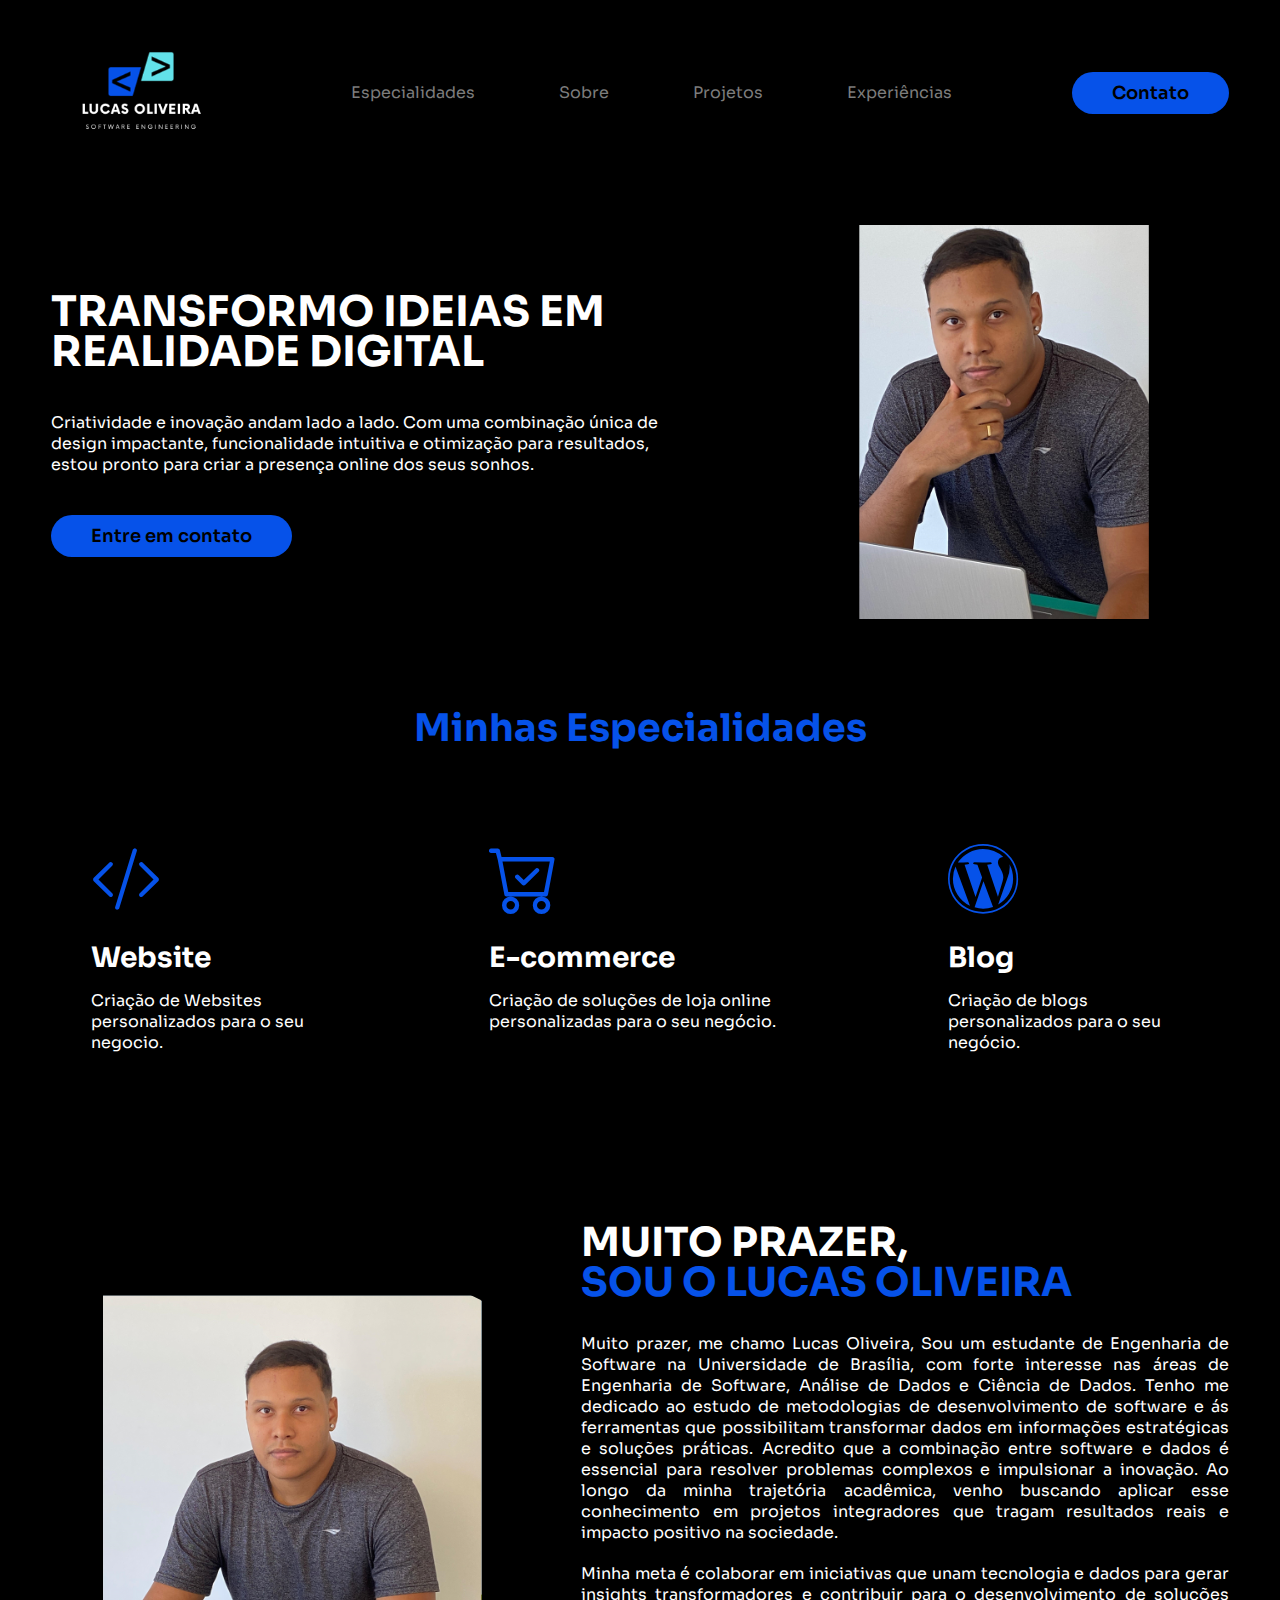
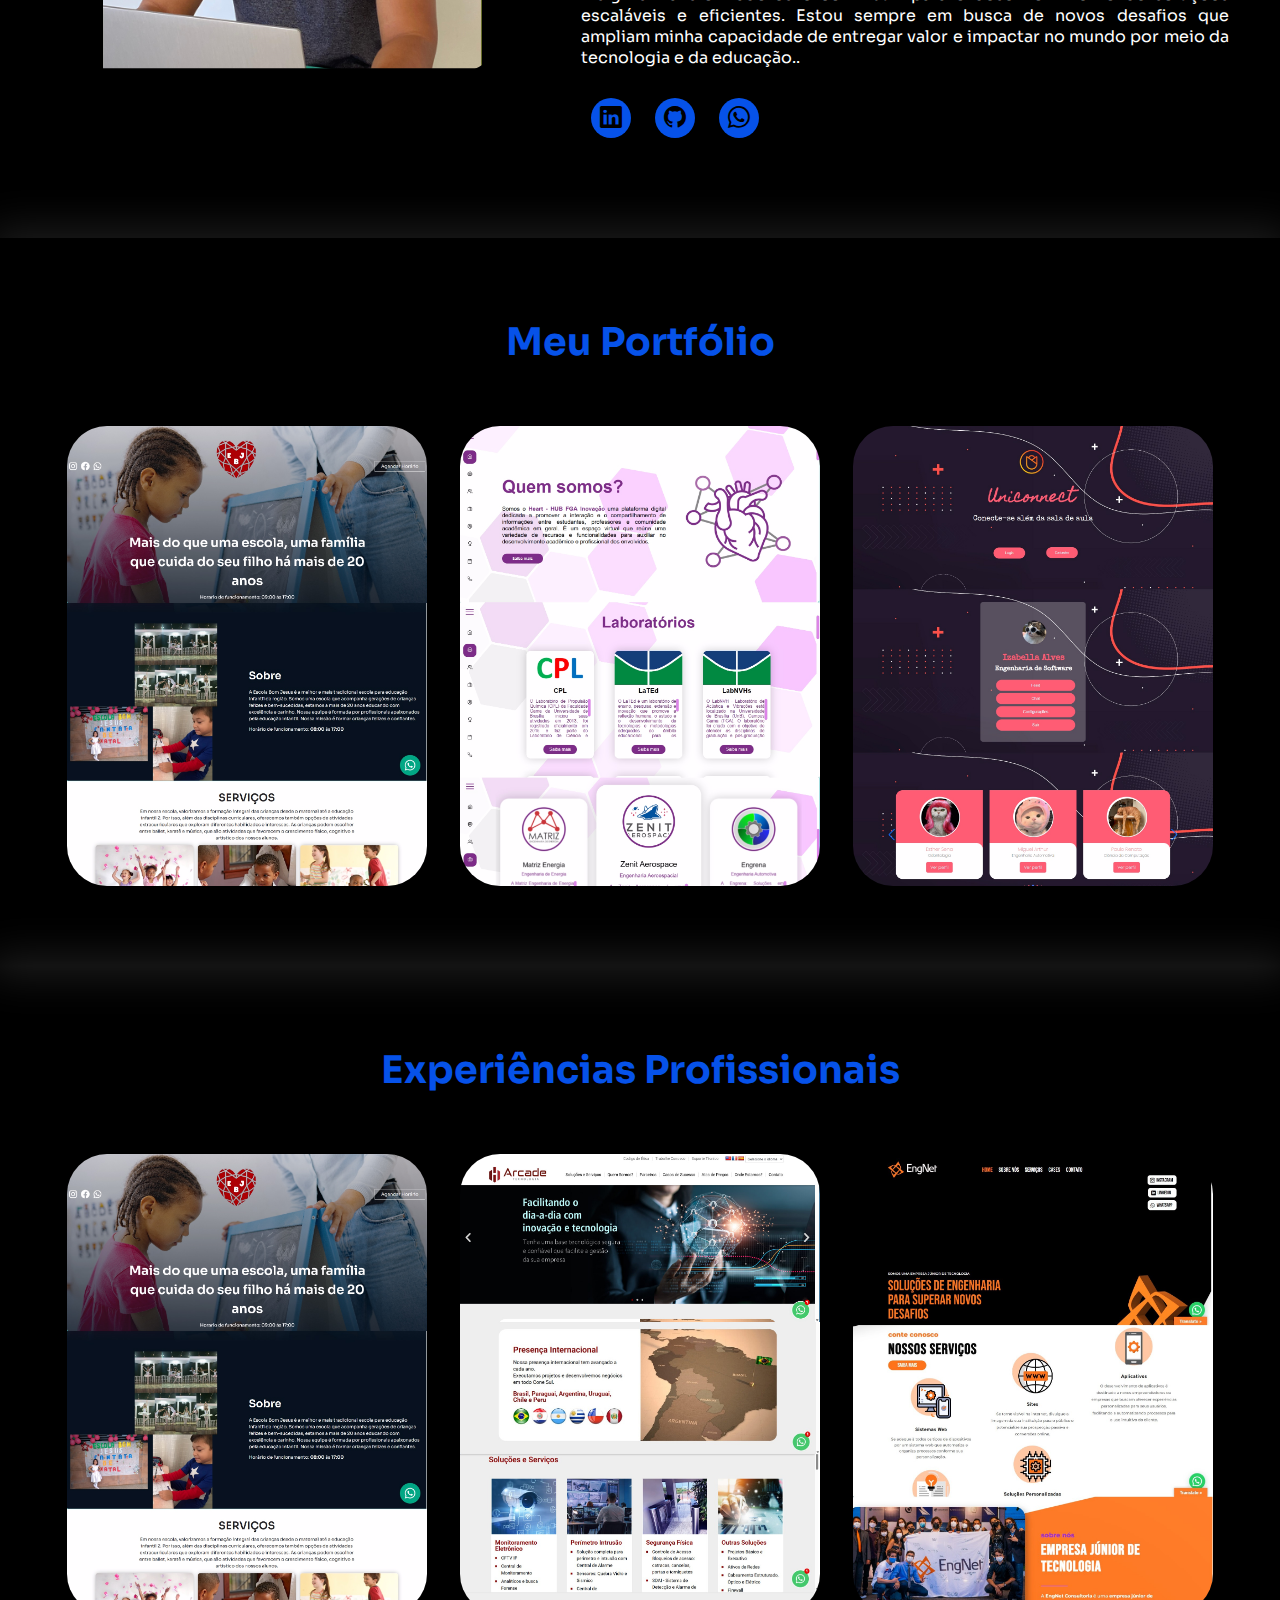
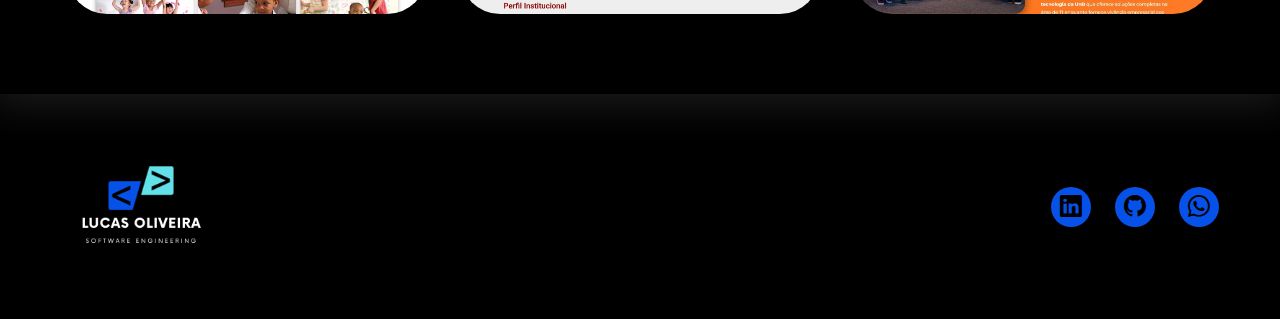
<file: assets/index.html>
<!DOCTYPE html>
<html lang="pt-br">
<head>
    <meta charset="UTF-8">
    <meta name="viewport" content="width=device-width, initial-scale=1.0">
    <link rel="preconnect" href="https://fonts.googleapis.com">
    <link rel="preconnect" href="https://fonts.gstatic.com" crossorigin>
    <link href="https://fonts.googleapis.com/css2?family=Poppins:ital,wght@0,100;0,200;0,300;0,400;0,500;0,600;0,700;0,800;0,900;1,100;1,200;1,300;1,400;1,500;1,600;1,700;1,800;1,900&family=Sora:wght@300;400;500;600&display=swap" rel="stylesheet">
    <link rel="stylesheet" href="https://cdn.jsdelivr.net/npm/bootstrap-icons@1.11.1/font/bootstrap-icons.css">

    <link rel="stylesheet" href="style.css">
    <title>Lucas Oliveira</title>
</head>
<body>
    <header>
        <!--Cabeçalho do site-->
        <div class="interface">

            <div class="logo">
                <a href="#">
                    <img src="img/Minimalist Digital Service Developer Logo (1)_resized (1).png" alt="logo">
                </a>
            </div>
            <nav class="menu-desktop">
                <ul>
                 <!--   <li><a href="#">Inicio</a></li>   -->
                    <li><a href="#especialidades">Especialidades</a></li>
                    <li><a href="#sobre">Sobre</a></li>
                    <li><a href="#projetos">Projetos</a></li>
                    <li><a href="#experiencias">Experiências</a></li>
                </ul>
            </nav>

            <div class="btn-contato">
                <a href="https://web.whatsapp.com/send?phone=61983693474" target="_blank">
                    <button>Contato</button>
                </a>
            </div>
        </div><!--Fim da interface-->
    </header>

    <main>
        <section class="topo-do-site">
            <div class="interface">
                <div class="flex">
                    <div class="txt-topo-site">
                        <h1>TRANSFORMO IDEIAS EM REALIDADE DIGITAL</h1>
                        <p>Criatividade e inovação andam lado a lado. Com uma combinação única de design impactante, funcionalidade
                        intuitiva e otimização para resultados, estou pronto para criar a presença online dos seus sonhos.
                        </p>

                        <div class="btn-contato">
                            <a href="https://web.whatsapp.com/send?phone=61983693474" target="_blank">
                                <button>Entre em contato</button>
                            </a>
                        </div>

                    </div>

                    <div class="img-topo-site">
                        <img src="img/Photo Portfolio Facebook post - Photographer simple promotion (4).png" alt="">

                    </div>
                </div>

            </div> <!--Fim da interface -->
        </section> <!--Fim da minha sessão de "topo do site"-->

        <section class="especialidades">
            <div class="interface">
                <h2 id="especialidades" class="titulos">Minhas Especialidades</h2>
                <div class="flex">
                    <div class="especialidades-box">
                        <i class="bi bi-code-slash"></i>
                        <h3>Website</h3>
                        <p>Criação de Websites personalizados para o seu negocio.</p>
                    </div>

                    <div class="especialidades-box">
                        <i class="bi bi-cart-check"></i>
                        <h3>E-commerce</h3>
                        <p>Criação de soluções de loja online personalizadas para o seu negócio.</p>
                    </div>

                    <div class="especialidades-box">
                        <i class="bi bi-wordpress"></i>
                        <h3>Blog</h3>
                        <p>Criação de blogs personalizados para o seu negócio.</p>
                    </div>

                </div>

            </div>
        </section> <!--Fim da minha sessão de "especialidades"-->

        <section class="sobre">
            <div class="interface">
                <div class="flex">
                    <div class="img-sobre">
                        <img src="img/Photo Portfolio Facebook post - Photographer simple promotion (2).png" alt="">
                    
                    </div>

                    <div class="txt-sobre">
                        <h2 id="sobre">MUITO PRAZER, <span>SOU O LUCAS OLIVEIRA</span></h2>
                        <p>Muito prazer, me chamo Lucas Oliveira, Sou um estudante de Engenharia de Software na Universidade de Brasília, com forte interesse nas áreas de Engenharia de Software, Análise de Dados e Ciência de Dados. Tenho me dedicado ao estudo de metodologias de desenvolvimento de software e ás ferramentas que possibilitam transformar dados em informações estratégicas e soluções práticas.

                            Acredito que a combinação entre software e dados é essencial para resolver problemas complexos e impulsionar a inovação. Ao longo da minha trajetória acadêmica, venho buscando aplicar esse conhecimento em projetos integradores que tragam resultados reais e impacto positivo na sociedade.
                            
                            

                        <p> Minha meta é colaborar em iniciativas que unam tecnologia e dados para gerar insights transformadores e contribuir para o desenvolvimento de soluções escaláveis e eficientes. Estou sempre em busca de novos desafios que ampliam minha capacidade de entregar valor e impactar no mundo por meio da tecnologia e da educação..
                        </p></p>

                        <div class="btn-social">
                            <a href="https://www.linkedin.com/in/lucas-oliveira-1l/"  target="_blank"><button><i class="bi bi-linkedin"></i></button></a>
                            <a href="https://github.com/LucasOliveiraDiasMarquesFerreira" target="_blank"><button><i class="bi bi-github"></i></button></a>
                            <a href="https://web.whatsapp.com/send?phone=61983693474" target="_blank"><button><i class="bi bi-whatsapp"></i></button></a>
                        </div>

                    </div>
              
                </div>
            </div>

        </section> <!--Fim da minha sessão de "Sobre"-->

        <section class="portfolio">
            <div class="interface">
                <h2 id="projetos" class="titulos">Meu Portfólio</h2>
                <div class="flex">
                    <div class="img-port" style="background-image: url(img/projeto1.jpg);">
                        <div class="overlay">Projeto 1</div>
                    </div>
                    <div class="img-port" style="background-image: url(img/projeto2.jpg);">
                        <div class="overlay">Projeto 2</div>

                    </div>
                    <div class="img-port" style="background-image: url(img/Captura\ de\ Tela\ \(1\).jpg);">
                        <div class="overlay">Projeto 3</div>

                    </div>
                </div> 
            </div>
        </section> 


        <section class="portfolio">
            <div class="interface">
                <h2 id="experiencias" class="titulos">Experiências Profissionais</h2>
                <div class="flex">
                    <div class="img-port" style="background-image: url(img/projeto1.jpg);">
                        <div class="overlay">Escola Bom Jesus 💙❤ </div>
                    </div>
                    <div class="img-port" style="background-image: url(img/Experiencia\ profissional\ 2\ \(2\).jpg);">
                        <div class="overlay">Arcade Tecnologia 📊🔐</div>

                    </div>
                    <div class="img-port" style="background-image: url(img/Experiencia\ profissional\ 3.jpg);">
                        <div class="overlay">EngNet 🦊🧡</div>

                    </div>
                </div>
            </div>
        </section> 

    </main>

    <footer>
        <div class="interface">
            <div class="line-footer">
                <div class="flex">
                    <div class="logo-footer">
                        <img src="img/Minimalist Digital Service Developer Logo (1)_resized (1).png" alt="logo">
                    </div>
                    <div class="btn-social">
                        <a href="https://www.linkedin.com/in/lucas-oliveira-1l/" target="_blank"><button><i class="bi bi-linkedin"></i></button></a>
                        <a href="https://github.com/LucasOliveiraDiasMarquesFerreira" target="_blank"><button><i class="bi bi-github"></i></button></a>
                        <a href="https://web.whatsapp.com/send?phone=61983693474" target="_blank"><button><i class="bi bi-whatsapp"></i></button></a>
                    </div>
                </div>
            </div>
            
        </div>
    </footer>
    
</body>
</html>
</file>
<file: assets/style.css>
/* Estilo geral */

*{
    margin: 0;
    padding: 0;
    box-sizing: border-box;
    font-family: 'Poppins', sans-serif;
    font-family: 'Sora', sans-serif;
}

body{
    background-color: #000;
    height: 100vh;
}

.interface{
    max-width: 1280px;
    margin: 0 auto;
}

.flex{
    display: flex;
}

.btn-contato button{
    padding: 10px 40px;
    font-size: 18px;
    font-weight: 600;
    background-color: #0652e9;
    cursor: pointer;
    border: 0;
    border-radius: 30px;
    transition: .2s;
}

button:hover{
    box-shadow: 0px 0px 8px #62e1e9;
    transform: scale(1.05);

}

h2.titulos{
    color:#0652e9;
    font-size: 38px;
    text-align: center;
}

/* Fim da estilização geral */


/* Estilo cabeçalho */

header{
    padding: 0px 4%;
}

header > .interface{
    display: flex;
    align-items: center;
    justify-content: space-between;

}

header a{
    color: #7d7d7d;
    text-decoration: none;
    display: inline-block;
    transition: .2s;
}
header a:hover{
    color: #fff;
    transform: scale(1.05);
}

header nav ul{
    list-style-type: none;
}

header nav ul li{
    display: inline-block;
    padding: 0 40px;

}

/* Fim do cabeçalho */



/* Estilo Topo do Site */

section.topo-do-site{
    padding: 40px 4%;
}

section.topo-do-site .flex{
    align-items: center;
    justify-content: center;
    gap: 90px;
}

.topo-do-site h1{
    color: #fff;
    font-size: 42px;
    line-height: 40px;
}

.topo-do-site .txt-topo-site p{
    color: #fff;
    margin: 40px 0;
}

.topo-do-site .img-topo-site img{
    position: relative;
    animation: flutuar 2s ease-in-out infinite alternate;
}

/*  
@keyframes flutuar{
    0%{
        top: 0;
    }

    100%{
        top: 30px;
    }
}
*/
.img-topo-site img{
    border-radius: 0%;
}

/* Fim do topo do site */

/* Minhas especialidades */

section.especialidades{
    padding: 40px 4%;
    
    
}

section.especialidades .flex{
    gap: 60px;
}

.especialidades .especialidades-box{
    color: #fff;
    padding: 40px;
    border-radius: 20px;
    margin-top: 45px;
    transition: .2s;
}

.especialidades .especialidades-box:hover{
    transform: scale(1.05);
    box-shadow: 0 0 20px #ffffff78;
}

.especialidades .especialidades-box i{
    font-size: 70px;
    color:#0652e9;
    align-items: center;
}

.especialidades .especialidades-box h3{
    font-size: 28px;
    margin: 15px 0;


}

/* Fim das minhas especialidades */

/*Estilo Sobre */

section.sobre{
    padding: 90px 4%;
}

section.sobre .flex{
    align-items: center;
    gap: 60px;

}



.sobre .txt-sobre{
    color: #fff;
}

.sobre .txt-sobre h2{
    font-size: 40px;
    line-height: 40px;
    margin-bottom: 30px;
}

.sobre .txt-sobre h2 span{
    display: block;
    color: #0652e9;

}

.sobre .txt-sobre p{
    text-align: justify;
    margin: 20px 0;
}

.btn-social button{
    width: 40px;
    height: 40px;
    border-radius: 50%;
    border: none;
    background-color: #0652e9;
    font-size: 22px;
    cursor: pointer;
    margin: 10px 10px 10px;
    transition: .2s;
}

.sobre .img-sobre img{
    border-radius: 20%;
}

/* Fim do sobre */

section.portfolio{
    padding: 80px 4%;
    box-shadow: 0 0 40px 10px #ffffff1d;
}

section.portfolio .flex{
    justify-content: space-around;
    margin-top: 60px;

}
.img-port{
    width: 360px;
    height: 460px;
    background-color:#0652e9;
    cursor: pointer;
    background-size: cover;
    background-position: 100% 0%;
    transition: 8s;
    border-radius: 40px;
    position: relative;
}

.img-port:hover{
    background-position: 100% 100%;
}

.overlay{
    position: absolute;
    top:0;
    left: 0;
    width: 100%;
    height: 100%;
    background-color: #000000b8;
    border-radius: 40px;
    display: flex;
    align-items: center;
    justify-content: center;
    font-size: 24px;
    font-weight: 600;
    color: #fff;
    opacity: 0;
    transition: .5s;
}

.overlay:hover{
    opacity: 1;
}

/* Estilo footer */

footer{
    padding: 10px 4%;
}

footer .flex{
    display: flex;
    align-items: center;
    justify-content: space-between;
}

footer .line-footer{
    padding: 10px 0;
}

.borda{
    border-top: 2px solid #0652e9;
}

footer .line-footer p i{
    color: #0652e9;
    font-size: 22px;
}

footer .line-footer p a{
    color: #fff;
}

/* Estilo geral */

@media (max-width: 768px) {
    .interface{
        max-width: 100%;
        padding: 0 10px;
    }
}

/* Estilo cabeçalho */

@media (max-width: 768px) {
    header nav ul li{
        padding: 0 20px;
    }
}

/* Estilo Topo do Site */

@media (max-width: 768px) {
    section.topo-do-site .flex{
        flex-direction: column;
    }
}

/* Minhas especialidades */

@media (max-width: 768px) {
    section.especialidades .flex{
        flex-direction: column;
        gap: 30px;
    }
}

/* Estilo Sobre */

@media (max-width: 768px) {
    section.sobre .flex{
        flex-direction: column-reverse;
        gap: 30px;
    }
}

/* Portfólio */

@media (max-width: 768px) {
    section.portfolio .flex{
        flex-direction: column;
        gap: 30px;
    }
}


@media (max-width: 768px) {
    .interface{
        max-width: 100%;
        padding: 0 10px;
    }

    header nav ul li{
        padding: 0 20px;
    }

    section.topo-do-site .flex,
    section.especialidades .flex,
    section.sobre .flex,
    section.portfolio .flex{
        flex-direction: column;
        gap: 30px;
    }
}

@media (max-width: 480px) {
    h1 {
        font-size: 1.75rem;
    }
    h2.titulos {
        font-size: 1.5rem;
    }
    .btn-contato button {
        padding: 8px 30px;
        font-size: 1rem;
    }
}
</file>
